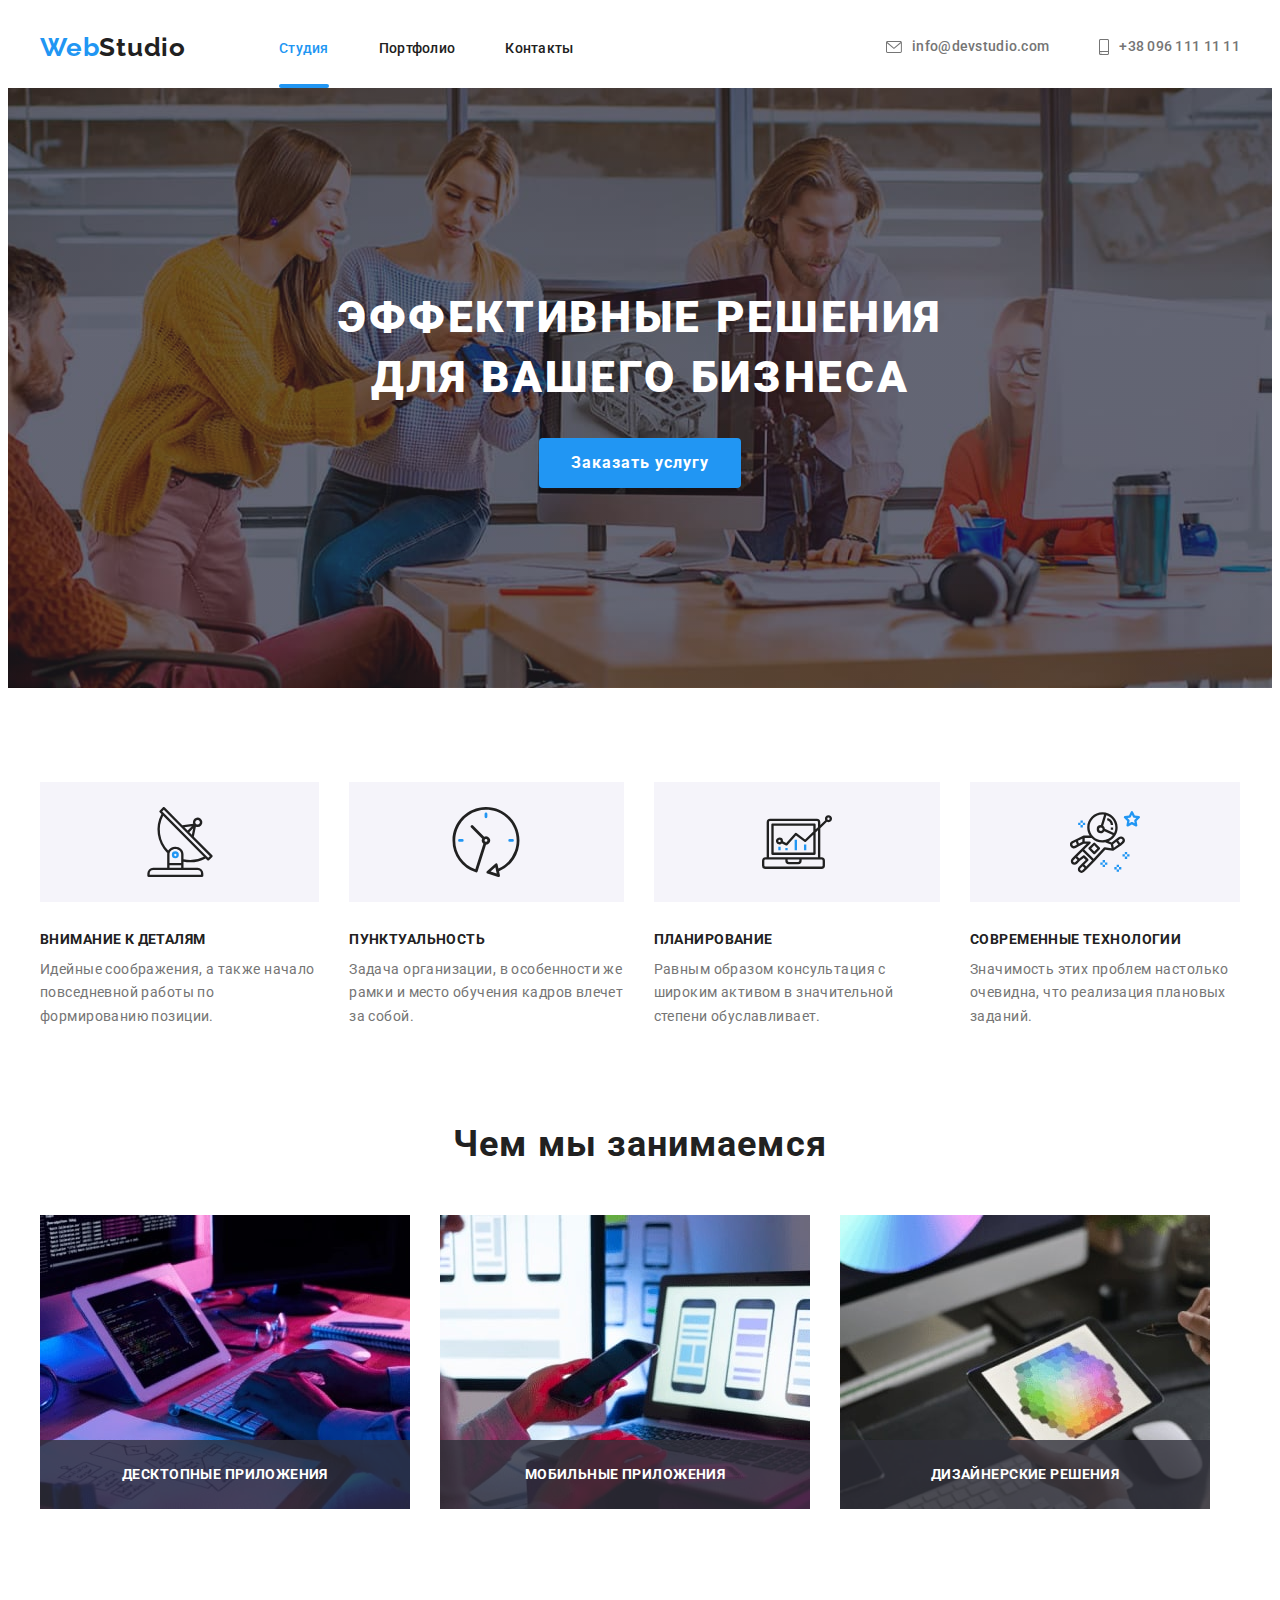
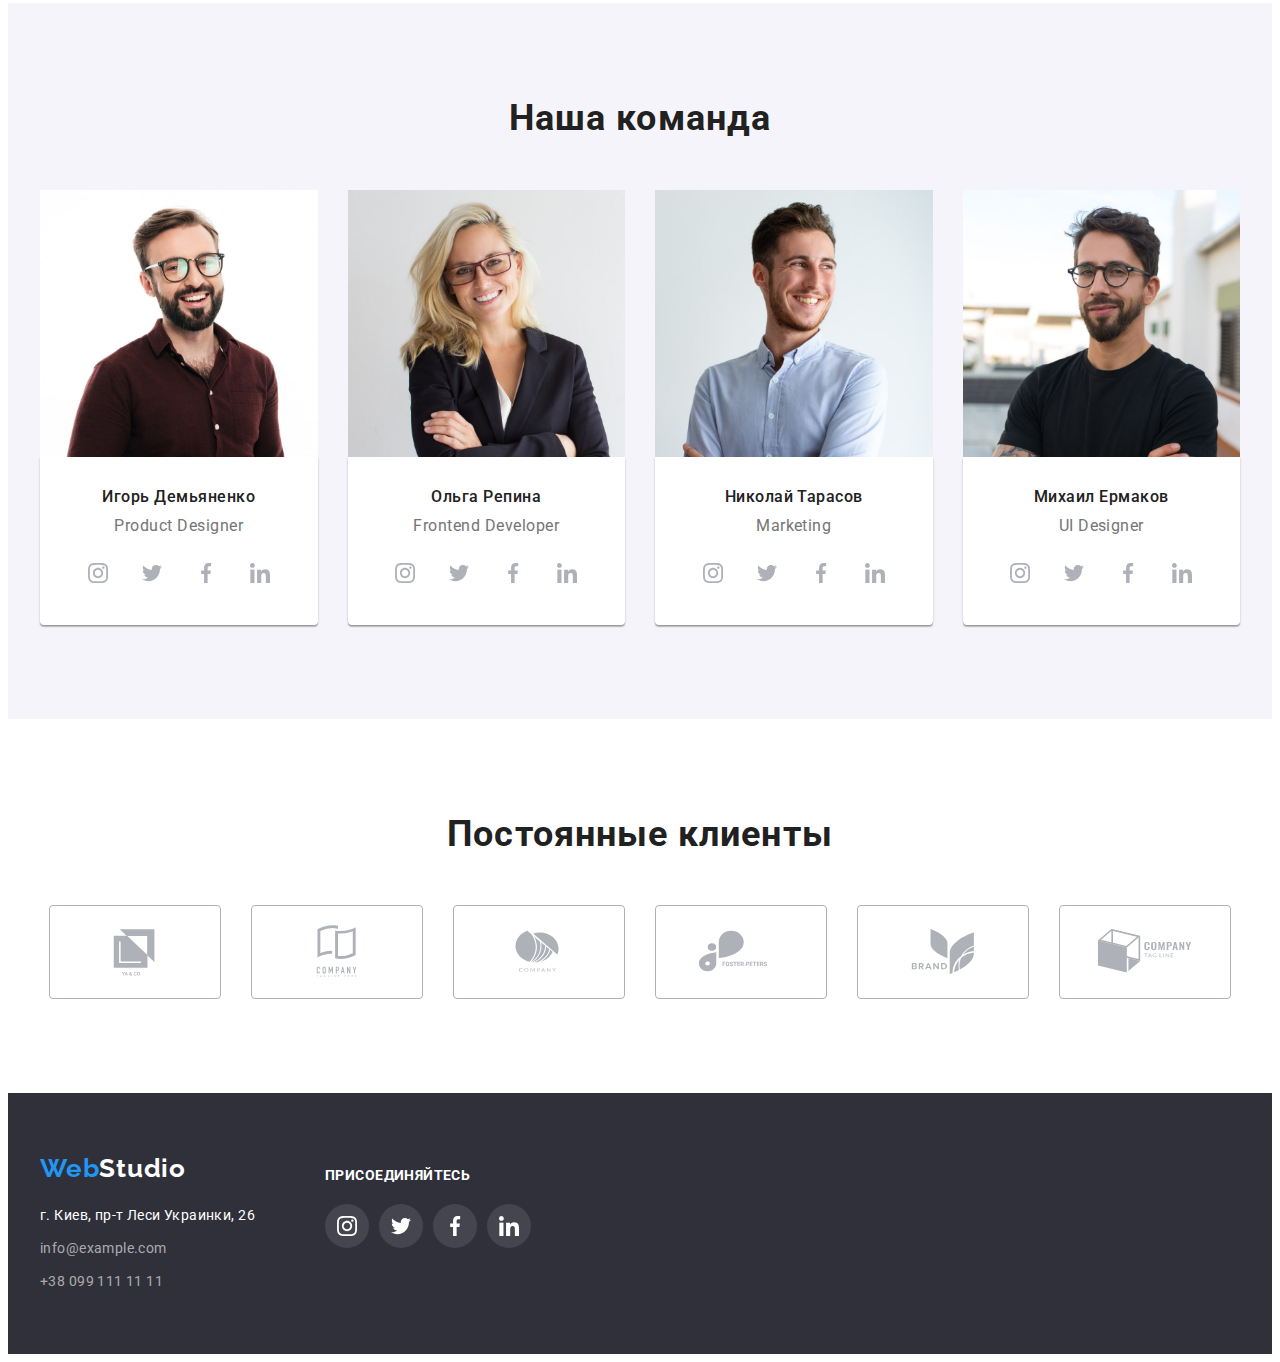
<file: index.html>
<!DOCTYPE html>
<html lang="ru">
<head>
    <meta charset="UTF-8">
    <meta http-equiv="X-UA-Compatible" content="IE=edge">
    <meta name="viewport" content="width=device-width, initial-scale=1.0">
    <title>Homework</title>
    
    <link rel="preconnect" href="https://fonts.googleapis.com">
    <link rel="preconnect" href="https://fonts.gstatic.com" crossorigin>
    <link href="https://fonts.googleapis.com/css2?family=Raleway:wght@700&family=Roboto:wght@400;500;700;900&display=swap" rel="stylesheet">
    <link rel="stylesheet" href="https://cdnjs.cloudflare.com/ajax/libs/modern-normalize/1.1.0/modern-normalize.min.css" integrity="sha512-wpPYUAdjBVSE4KJnH1VR1HeZfpl1ub8YT/NKx4PuQ5NmX2tKuGu6U/JRp5y+Y8XG2tV+wKQpNHVUX03MfMFn9Q==" crossorigin="anonymous" referrerpolicy="no-referrer" />
    <link rel="stylesheet" href="./css/styles.css">
</head>
<body>
    <header class="header">
        <div class="container">
            <nav class="header-nav">
                <a href="./index.html" lang="en" class="header-logo link"><span class="logo-blue">Web</span>Studio</a>
                <ul class="header-list list">
                    <li class="header-item">
                        <a href="./index.html" class="header-link carrent link">Студия</a>
                    </li>
                    <li class="header-item">
                        <a href="./porfolio.html" class="header-link link">Портфолио</a>
                    </li>
                    <li class="header-item">
                        <a href="" class="header-link link">Контакты</a>
                    </li>
                </ul>
            </nav>
            <ul class="header-contac list">
                <li class="header-item">
                    <a href="mailto:info@devstudio.com" class="header-contact-link mail link">
                        <svg class="contact-icon" width="16" height="12">
                            <use href="./img/sprite.svg#icon-mail"></use>
                        </svg>info@devstudio.com
                    </a>
                </li>
                <li class="header-item">
                    <a href="tel:+380961111111" class="header-contact-link tel link">
                        <svg class="contact-icon" width="10" height="16">
                            <use href="./img/sprite.svg#icon-tel"></use>
                        </svg>+38 096 111 11 11
                    </a>
                </li>
            </ul>
        </div>
    </header>
    <main>
            <section class="hero">
                <div class="container">
                    <h1 class="hero-title">Эффективные решения<br> для вашего бизнеса</h1>
                    <button type="button" class="hero-btn button" data-modal-open>Заказать услугу</button>
                </div>
            </section>
            <section class="benefits">
                <div class="container">
                    <h2 class="visually-hidden">Наши преимущества</h2>
                    <ul class="benefits-list list">
                        <li class="benefits-item">
                            <h3 class="benefits-subtitle">Внимание к деталям</h3>
                            <p class="benefits-text">Идейные соображения, а также начало повседневной работы по формированию позиции.</p>
                        </li>
                        <li class="benefits-item">
                            <h3 class="benefits-subtitle">Пунктуальность</h3>
                            <p class="benefits-text">Задача организации, в особенности же рамки и место обучения кадров влечет за собой.</p>
                        </li>
                        <li class="benefits-item">
                            <h3 class="benefits-subtitle">Планирование</h3>
                            <p class="benefits-text">Равным образом консультация с широким активом в значительной степени обуславливает.</p>
                        </li>
                        <li class="benefits-item">
                            <h3 class="benefits-subtitle">Современные технологии</h3>
                            <p class="benefits-text">Значимость этих проблем настолько очевидна, что реализация плановых заданий.</p>
                        </li>
                    </ul>
                </div>
            </section>
            <section class="doing">
                <div class="container">
                    <h2 class="doing-title">Чем мы занимаемся</h2>
                    <ul class="doing-list list">
                        <li class="doing-item">
                            <img src="./img/img1.jpg" alt="десктоп" width="370">
                            <p class="doing-subtitle">Десктопные приложения</p>
                        </li>
                        <li class="doing-item">
                            <img src="./img/img2.jpg" alt="телеон" width="370">
                            <p class="doing-subtitle">Мобильные приложения</p>
                        </li>
                        <li class="doing-item">
                            <img src="./img/img3.jpg" alt="дизайн" width="370">
                            <p class="doing-subtitle">Дизайнерские решения</p>
                        </li>
                    </ul>
                </div>
            </section>
            <section class="team">
                <div class="container">
                    <h2 class="team-title">Наша команда</h2>
                    <ul class="team-list list">
                        <li class="team-item">
                            <img src="./img/team1.jpg" alt="Игорь" width="270" height="260">
                            <div class="member">
                                <h3 class="team-subtitle">Игорь Демьяненко</h3>
                                <p lang="en" class="team-text">Product Designer</p>
                                <ul class="team-soc-list list">
                                    <li class="team-soc-item">
                                        <a href="" class="team-soc-link link">
                                            <svg class="team-soc-icon" width="20" height="20">
                                                <use href="./img/sprite.svg#icon-instagram"></use>
                                            </svg>
                                        </a>
                                    </li>
                                    <li class="team-soc-item">
                                        <a href="" class="team-soc-link link">
                                            <svg class="team-soc-icon" width="20" height="20">
                                                <use href="./img/sprite.svg#icon-twitter"></use>
                                            </svg>
                                        </a>
                                    </li>
                                    <li class="team-soc-item">
                                        <a href="" class="team-soc-link link">
                                            <svg class="team-soc-icon" width="20" height="20">
                                                <use href="./img/sprite.svg#icon-facebook"></use>
                                            </svg>
                                        </a>
                                    </li>
                                    <li class="team-soc-item">
                                        <a href="" class="team-soc-link link">
                                            <svg class="team-soc-icon" width="20" height="20">
                                                <use href="./img/sprite.svg#icon-linkedin"></use>
                                            </svg>
                                        </a>
                                    </li>
                                </ul>
                            </div>
                        </li>
                        <li class="team-item">
                            <img src="./img/team2.jpg" alt="Ольга" width="270" height="260">
                            <div class="member">
                                <h3 class="team-subtitle">Ольга Репина</h3>
                                <p lang="en" class="team-text">Frontend Developer</p>
                                <ul class="team-soc-list list">
                                    <li class="team-soc-item">
                                        <a href="" class="team-soc-link link">
                                            <svg class="team-soc-icon" width="20" height="20">
                                                <use href="./img/sprite.svg#icon-instagram"></use>
                                            </svg>
                                        </a>
                                    </li>
                                    <li class="team-soc-item">
                                        <a href="" class="team-soc-link link">
                                            <svg class="team-soc-icon" width="20" height="20">
                                                <use href="./img/sprite.svg#icon-twitter"></use>
                                            </svg>
                                        </a>
                                    </li>
                                    <li class="team-soc-item">
                                        <a href="" class="team-soc-link link">
                                            <svg class="team-soc-icon" width="20" height="20">
                                                <use href="./img/sprite.svg#icon-facebook"></use>
                                            </svg>
                                        </a>
                                    </li>
                                    <li class="team-soc-item">
                                        <a href="" class="team-soc-link link">
                                            <svg class="team-soc-icon" width="20" height="20">
                                                <use href="./img/sprite.svg#icon-linkedin"></use>
                                            </svg>
                                        </a>
                                    </li>
                                </ul>
                            </div>
                        </li>
                        <li class="team-item">
                            <img src="./img/team3.jpg" alt="Николай" width="270" height="260">
                            <div class="member">    
                                <h3 class="team-subtitle">Николай Тарасов</h3>
                                <p lang="en" class="team-text">Marketing</p>
                                <ul class="team-soc-list list">
                                    <li class="team-soc-item">
                                        <a href="" class="team-soc-link link">
                                            <svg class="team-soc-icon" width="20" height="20">
                                                <use href="./img/sprite.svg#icon-instagram"></use>
                                            </svg>
                                        </a>
                                    </li>
                                    <li class="team-soc-item">
                                        <a href="" class="team-soc-link link">
                                            <svg class="team-soc-icon" width="20" height="20">
                                                <use href="./img/sprite.svg#icon-twitter"></use>
                                            </svg>
                                        </a>
                                    </li>
                                    <li class="team-soc-item">
                                        <a href="" class="team-soc-link link">
                                            <svg class="team-soc-icon" width="20" height="20">
                                                <use href="./img/sprite.svg#icon-facebook"></use>
                                            </svg>
                                        </a>
                                    </li>
                                    <li class="team-soc-item">
                                        <a href="" class="team-soc-link link">
                                            <svg class="team-soc-icon" width="20" height="20">
                                                <use href="./img/sprite.svg#icon-linkedin"></use>
                                            </svg>
                                        </a>
                                    </li>
                                </ul>
                            </div>
                        </li>
                        <li class="team-item">
                            <img src="./img/team4.jpg" alt="Михаил" width="270" height="260">
                            <div class="member">
                                <h3 class="team-subtitle">Михаил Ермаков</h3>
                                <p lang="en" class="team-text">UI Designer</p>
                                <ul class="team-soc-list list">
                                    <li class="team-soc-item">
                                        <a href="" class="team-soc-link link">
                                            <svg class="team-soc-icon" width="20" height="20">
                                                <use href="./img/sprite.svg#icon-instagram"></use>
                                            </svg>
                                        </a>
                                    </li>
                                    <li class="team-soc-item">
                                        <a href="" class="team-soc-link link">
                                            <svg class="team-soc-icon" width="20" height="20">
                                                <use href="./img/sprite.svg#icon-twitter"></use>
                                            </svg>
                                        </a>
                                    </li>
                                    <li class="team-soc-item">
                                        <a href="" class="team-soc-link link">
                                            <svg class="team-soc-icon" width="20" height="20">
                                                <use href="./img/sprite.svg#icon-facebook"></use>
                                            </svg>
                                        </a>
                                    </li>
                                    <li class="team-soc-item">
                                        <a href="" class="team-soc-link link">
                                            <svg class="team-soc-icon" width="20" height="20">
                                                <use href="./img/sprite.svg#icon-linkedin"></use>
                                            </svg>
                                        </a>
                                    </li>
                                </ul>
                            </div>
                        </li>
                    </ul>
                </div>
            </section>
            <section class="customers">
                <div class="container">
                    <h2 class="customers-title">Постоянные клиенты</h2>
                    <ul class="customers-list list">
                        <li class="customers-item">
                            <a href="" class="customers-link">
                                <svg class="customers-icon" width="106" height="60">
                                    <use href="./img/sprite.svg#icon-c1"></use>
                                </svg>
                            </a>
                        </li>
                        <li class="customers-item">
                            <a href="" class="customers-link">
                                <svg class="customers-icon" width="106" height="60">
                                    <use href="./img/sprite.svg#icon-c2"></use>
                                </svg>
                            </a>
                        </li>
                        <li class="customers-item">
                            <a href="" class="customers-link">
                                <svg class="customers-icon" width="106" height="60">
                                    <use href="./img/sprite.svg#icon-c3"></use>
                                </svg>
                            </a>
                        </li>
                        <li class="customers-item">
                            <a href="" class="customers-link">
                                <svg class="customers-icon" width="106" height="60">
                                    <use href="./img/sprite.svg#icon-c4"></use>
                                </svg>
                            </a>
                        </li>
                        <li class="customers-item">
                            <a href="" class="customers-link">
                                <svg class="customers-icon" width="106" height="60">
                                    <use href="./img/sprite.svg#icon-c5"></use>
                                </svg>
                            </a>
                        </li>
                        <li class="customers-item">
                            <a href="" class="customers-link">
                                <svg class="customers-icon" width="106" height="60">
                                    <use href="./img/sprite.svg#icon-c6"></use>
                                </svg>
                            </a>
                        </li>
                    </ul>
                </div>
            </section>
    </main>
        <footer class="footer">
            <div class="container all">
                <div class="footer-about">
                <a href="./index.html" lang="en" class="footer-logo link"><span class="logo-blue">Web</span>Studio</a>
                <address class="footer-contact">
                    <ul class="footer-list list">
                        <li class="footer-item"><a href="https://goo.gl/maps/yEvGbfJX8SfxPYc27" target="_blank" rel="noopener noindex nofollow" class="footer-address link">г. Киев, пр-т Леси Украинки, 26</a></li>
                        <li class="footer-item"><a href="mailto:info@example.com" class="footer-link link">info@example.com</a></li>
                        <li class="footer-item"><a href="tel:+380991111111" class="footer-link link">+38 099 111 11 11</a></li>
                    </ul>
                </address>
                </div>
                <div class="footer-join">
                    <h2 class="footer-join-title">Присоединяйтесь</h2>
                    <ul class="footer-join-list list">
                        <li class="footer-join-item">
                            <a href="" class="footer-join-link link">
                                <svg class="footer-join-icon" width="20" height="20">
                                    <use href="./img/sprite.svg#icon-instagram"></use>
                                </svg>
                            </a>
                        </li>
                        <li class="footer-join-item">
                            <a href="" class="footer-join-link link">
                                <svg class="footer-join-icon" width="20" height="20">
                                    <use href="./img/sprite.svg#icon-twitter"></use>
                                </svg>
                            </a>
                        </li>
                        <li class="footer-join-item">
                            <a href="" class="footer-join-link link">
                                <svg class="footer-join-icon" width="20" height="20">
                                    <use href="./img/sprite.svg#icon-facebook"></use>
                                </svg>
                            </a>
                        </li>
                        <li class="footer-join-item">
                            <a href="" class="footer-join-link link">
                                <svg class="footer-join-icon" width="20" height="20">
                                    <use href="./img/sprite.svg#icon-linkedin"></use>
                                </svg>
                            </a>
                        </li>
                    </ul>
                </div>
            </div>
        </footer>
        <div class="backdrop is-hidden" data-modal>
            <div class="modal">
                <button type="button" class="modal-close-btn" data-modal-close>
                    <svg class="modal-close-icon" width="18" height="18">
                        <use href="./img/sprite.svg#icon-close"></use>
                    </svg>
                </button>
            </div>
        </div>
        <script src="./js/modal.js"></script>
    </body>
</html>
</file>
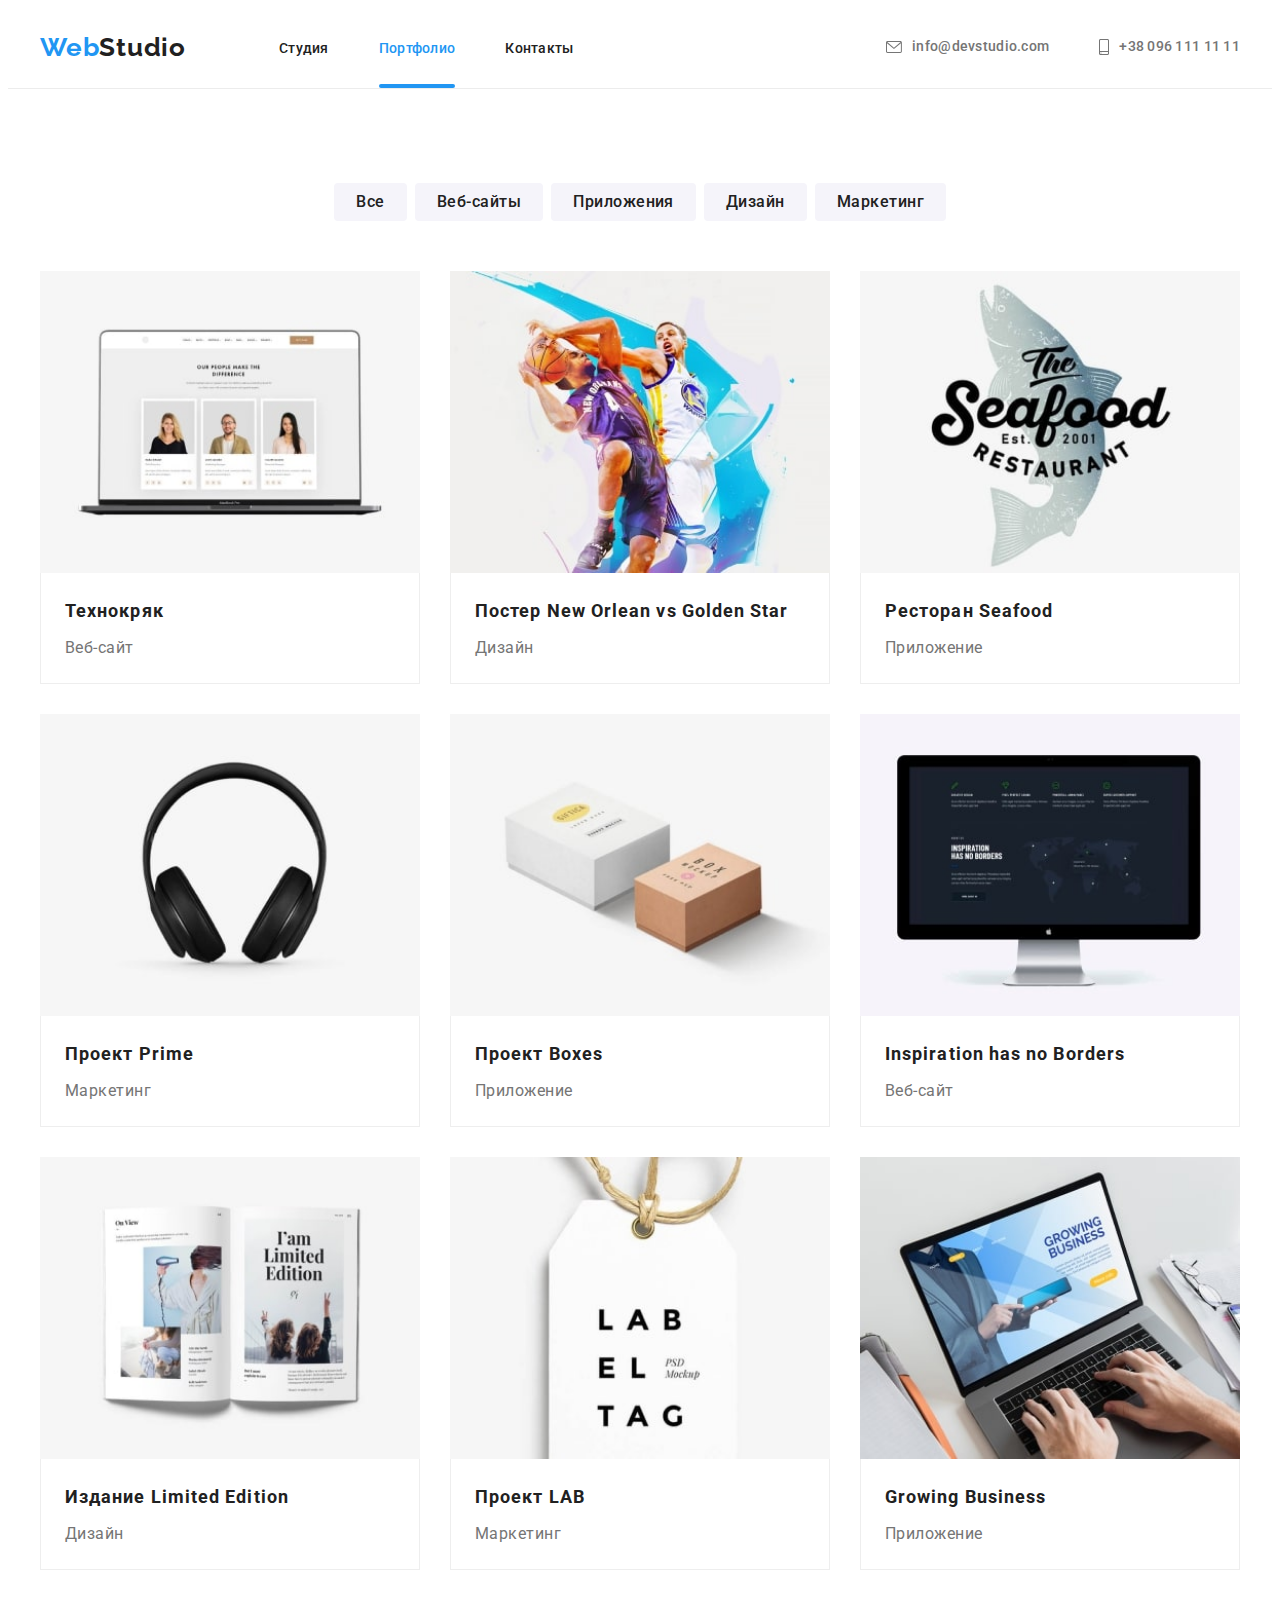
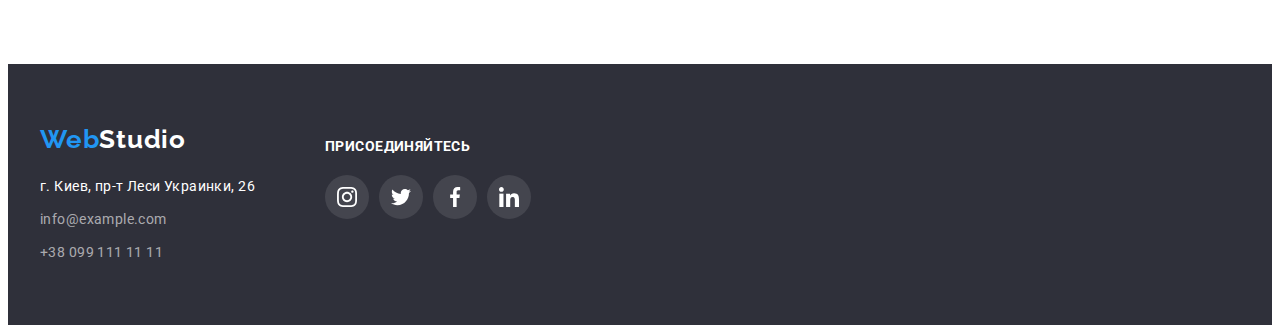
<file: porfolio.html>
<!DOCTYPE html>
<html lang="ru">
<head>
    <meta charset="UTF-8">
    <meta http-equiv="X-UA-Compatible" content="IE=edge">
    <meta name="viewport" content="width=device-width, initial-scale=1.0">
    <title>Portfolio</title>
    <link rel="preconnect" href="https://fonts.googleapis.com">
    <link rel="preconnect" href="https://fonts.gstatic.com" crossorigin>
    <link href="https://fonts.googleapis.com/css2?family=Raleway:wght@700&family=Roboto:wght@400;500;700;900&display=swap" rel="stylesheet">
    <link rel="stylesheet" href="https://cdnjs.cloudflare.com/ajax/libs/modern-normalize/1.1.0/modern-normalize.min.css" integrity="sha512-wpPYUAdjBVSE4KJnH1VR1HeZfpl1ub8YT/NKx4PuQ5NmX2tKuGu6U/JRp5y+Y8XG2tV+wKQpNHVUX03MfMFn9Q==" crossorigin="anonymous" referrerpolicy="no-referrer" />
    <link rel="stylesheet" href="./css/styles.css">
</head>
<body>
    <header class="header portfolio">
        <div class="container">
            <nav class="header-nav">
                <a href="./index.html" lang="en" class="header-logo link"><span class="logo-blue">Web</span>Studio</a>
                <ul class="header-list list">
                    <li class="header-item">
                        <a href="./index.html" class="header-link link">Студия</a>
                    </li>
                    <li class="header-item">
                        <a href="./porfolio.html" class="header-link carrent link">Портфолио</a>
                    </li>
                    <li class="header-item">
                        <a href="" class="header-link link">Контакты</a>
                    </li>
                </ul>
            </nav>
            <ul class="header-contac list">
                <li class="header-item">
                    <a href="mailto:info@devstudio.com" class="header-contact-link mail link">
                        <svg class="contact-icon" width="16" height="12">
                            <use href="./img/sprite.svg#icon-mail"></use>
                        </svg>info@devstudio.com
                    </a>
                </li>
                <li class="header-item">
                    <a href="tel:+380961111111" class="header-contact-link tel link">
                        <svg class="contact-icon" width="10" height="16">
                            <use href="./img/sprite.svg#icon-tel"></use>
                        </svg>+38 096 111 11 11
                    </a>
                </li>
            </ul>
        </div>
    </header>
    <main>
        <section class="hero-porfolio">
            <h1 class="visually-hidden">Портфоліо</h1>
            <div class="container">
                <ul class="hero-list-porfolio list">
                    <li class="hero-item-porfolio">
                        <button type="button" class="hero-btn-porfolio button">Все</button>
                    </li>
                    <li class="hero-item-porfolio">
                        <button type="button" class="hero-btn-porfolio button">Веб-сайты</button>
                    </li>
                    <li class="hero-item-porfolio">
                        <button type="button" class="hero-btn-porfolio button">Приложения</button>
                    </li>
                    <li class="hero-item-porfolio">
                        <button type="button" class="hero-btn-porfolio button">Дизайн</button>
                    </li>
                    <li class="hero-item-porfolio">
                        <button type="button" class="hero-btn-porfolio button">Маркетинг</button>
                    </li>
                </ul>
                <ul class="component-list-porfolio list">
                    <li class="component-item-porfolio">
                        <a href="" class="component-item-link link">
                            <div class="component-item-wrap">
                                <img src="./img/portfolio1.jpg" alt="logo1" width="100%" height="294">
                                <p class="compoennt-wrap-text">
                                    Ресурс предлагает комплексные предложения с разным уровнем функционала и сервисов.
                                    Все это позволит посетителю получить исчерпывающие сведения о компании или частном лице.
                                </p>
                            </div>
                            <div class="component-part">
                                <h2 class="component-subtitle-porfolio">Технокряк</h2>
                                <p class="component-text-porfolio">Веб-сайт</p>
                            </div>
                        </a>
                    </li>
                    <li class="component-item-porfolio">
                        <a href="" class="component-item-link link">
                            <div class="component-item-wrap">
                                <img src="./img/portfolio2.jpg" alt="logo2" width="100%" height="294">
                                <p class="compoennt-wrap-text">
                                    Ресурс предлагает комплексные предложения с разным уровнем функционала и сервисов.
                                    Все это позволит посетителю получить исчерпывающие сведения о компании или частном лице.
                                </p>
                            </div>
                            <div class="component-part">
                                <h2 lang="en" class="component-subtitle-porfolio">Постер New Orlean vs Golden Star</h2>
                                <p class="component-text-porfolio">Дизайн</p>
                            </div>
                        </a>
                    </li>
                    <li class="component-item-porfolio">
                        <a href="" class="component-item-link link">
                            <div class="component-item-wrap">
                                <img src="./img/portfolio3.jpg" alt="logo3" width="100%" height="294">
                                <p class="compoennt-wrap-text">
                                    Ресурс предлагает комплексные предложения с разным уровнем функционала и сервисов.
                                    Все это позволит посетителю получить исчерпывающие сведения о компании или частном лице.
                                </p>
                            </div>
                            <div class="component-part">
                                <h2 lang="en" class="component-subtitle-porfolio">Ресторан Seafood</h2>
                                <p class="component-text-porfolio">Приложение</p>
                            </div>
                        </a>
                    </li>
                    <li class="component-item-porfolio">
                        <a href="" class="component-item-link link">
                            <div class="component-item-wrap">
                                <img src="./img/portfolio4.jpg" alt="logo4" width="100%" height="294">
                                <p class="compoennt-wrap-text">
                                    Ресурс предлагает комплексные предложения с разным уровнем функционала и сервисов.
                                    Все это позволит посетителю получить исчерпывающие сведения о компании или частном лице.
                                </p>
                            </div>
                            <div class="component-part">
                                <h2 lang="en" class="component-subtitle-porfolio">Проект Prime</h2>
                                <p class="component-text-porfolio">Маркетинг</p>
                            </div>
                        </a>
                    </li>
                    <li class="component-item-porfolio">
                        <a href="" class="component-item-link link">
                            <div class="component-item-wrap">
                                <img src="./img/portfolio5.jpg" alt="logo5" width="100%" height="294">
                                <p class="compoennt-wrap-text">
                                    Ресурс предлагает комплексные предложения с разным уровнем функционала и сервисов.
                                    Все это позволит посетителю получить исчерпывающие сведения о компании или частном лице.
                                </p>
                            </div>
                            <div class="component-part">
                                <h2 lang="en" class="component-subtitle-porfolio">Проект Boxes</h2>
                                <p class="component-text-porfolio">Приложение</p>
                            </div>
                        </a>
                    </li>
                    <li class="component-item-porfolio">
                        <a href="" class="component-item-link link">
                            <div class="component-item-wrap">
                                <img src="./img/portfolio6.jpg" alt="logo6" width="100%" height="294">
                                <p class="compoennt-wrap-text">
                                    Ресурс предлагает комплексные предложения с разным уровнем функционала и сервисов.
                                    Все это позволит посетителю получить исчерпывающие сведения о компании или частном лице.
                                </p>
                            </div>
                            <div class="component-part">
                                <h2 lang="en" class="component-subtitle-porfolio">Inspiration has no Borders</h2>
                                <p class="component-text-porfolio">Веб-сайт</p>
                            </div>
                        </a>
                    </li>
                    <li class="component-item-porfolio">
                        <a href="" class="component-item-link link">
                            <div class="component-item-wrap">
                                <img src="./img/portfolio7.jpg" alt="logo7" width="100%" height="294">
                                <p class="compoennt-wrap-text">
                                    Ресурс предлагает комплексные предложения с разным уровнем функционала и сервисов.
                                    Все это позволит посетителю получить исчерпывающие сведения о компании или частном лице.
                                </p>
                            </div>
                            <div class="component-part">
                                <h2 lang="en" class="component-subtitle-porfolio">Издание Limited Edition</h2>
                                <p class="component-text-porfolio">Дизайн</p>
                            </div>
                        </a>
                    </li>
                    <li class="component-item-porfolio">
                        <a href="" class="component-item-link link">
                            <div class="component-item-wrap">
                                <img src="./img/portfolio8.jpg" alt="logo8" width="100%" height="294">
                                <p class="compoennt-wrap-text">
                                    Ресурс предлагает комплексные предложения с разным уровнем функционала и сервисов.
                                    Все это позволит посетителю получить исчерпывающие сведения о компании или частном лице.
                                </p>
                            </div>
                            <div class="component-part">
                                <h2 lang="en" class="component-subtitle-porfolio">Проект LAB</h2>
                                <p class="component-text-porfolio">Маркетинг</p>
                            </div>
                        </a>
                    </li>
                    <li class="component-item-porfolio">
                        <a href="" class="component-item-link link">
                            <div class="component-item-wrap">
                                <img src="./img/portfolio9.jpg" alt="logo9" width="100%" height="294">
                                <p class="compoennt-wrap-text">
                                    Ресурс предлагает комплексные предложения с разным уровнем функционала и сервисов.
                                    Все это позволит посетителю получить исчерпывающие сведения о компании или частном лице.
                                </p>
                            </div>
                            <div class="component-part">
                                <h2 lang="en" class="component-subtitle-porfolio">Growing Business</h2>
                                <p class="component-text-porfolio">Приложение</p>
                            </div>
                        </a>
                    </li>
                </ul>
            </div>
        </section>
    </main>
    <footer class="footer">
        <div class="container all">
            <div class="footer-about">
            <a href="./index.html" lang="en" class="footer-logo link"><span class="logo-blue">Web</span>Studio</a>
            <address class="footer-contact">
                <ul class="footer-list list">
                    <li class="footer-item"><a href="https://goo.gl/maps/yEvGbfJX8SfxPYc27" target="_blank" rel="noopener noindex nofollow" class="footer-address link">г. Киев, пр-т Леси Украинки, 26</a></li>
                    <li class="footer-item"><a href="mailto:info@example.com" class="footer-link link">info@example.com</a></li>
                    <li class="footer-item"><a href="tel:+380991111111" class="footer-link link">+38 099 111 11 11</a></li>
                </ul>
            </address>
            </div>
            <div class="footer-join">
                <h2 class="footer-join-title">Присоединяйтесь</h2>
                <ul class="footer-join-list list">
                    <li class="footer-join-item">
                        <a href="" class="footer-join-link link">
                            <svg class="footer-join-icon" width="20" height="20">
                                <use href="./img/sprite.svg#icon-instagram"></use>
                            </svg>
                        </a>
                    </li>
                    <li class="footer-join-item">
                        <a href="" class="footer-join-link link">
                            <svg class="footer-join-icon" width="20" height="20">
                                <use href="./img/sprite.svg#icon-twitter"></use>
                            </svg>
                        </a>
                    </li>
                    <li class="footer-join-item">
                        <a href="" class="footer-join-link link">
                            <svg class="footer-join-icon" width="20" height="20">
                                <use href="./img/sprite.svg#icon-facebook"></use>
                            </svg>
                        </a>
                    </li>
                    <li class="footer-join-item">
                        <a href="" class="footer-join-link link">
                            <svg class="footer-join-icon" width="20" height="20">
                                <use href="./img/sprite.svg#icon-linkedin"></use>
                            </svg>
                        </a>
                    </li>
                </ul>
            </div>
        </div>
    </footer>
</body>
</html>
</file>
<file: css/styles.css>
:root{
    --main-title-color: #ffffff;
    --second-title-color: #212121;
    --accent-color: #2196F3;
    --main-text-color: #757575;
    --default-btn-color: #F5F4FA;
    --main-background-color: #2F303A;
    --second-background-color: #F5F4FA;
    --third-background-color: #ffffff;
    --main-svg-color: #AFB1B8;
    --second-svg-color: #ffffff;
    --timing--function: cubic-bezier(0.4, 0, 0.2, 1);
}

p, h1, h2, h3, h4, h5, h6{
    margin: 0;
}

img {
    display: block;
    width: 100%;
    height: auto;
}

button{
    border: 0;
}

.container{
    width: 1200px;
    padding-left: 15px;
    padding-right: 15px;
    margin: 0 auto;
    /* border: 1px solid tomato; */
}

body{
    font-family: 'Roboto', sans-serif;
    background-color: var(--main-title-color);
}

.link{
    text-decoration: none;
    font-style: normal;
}

.list{
    list-style: none;
    margin: 0;
    padding-left: 0;
}

.logo-blue{
    font-family: 'Raleway', sans-serif;
    font-weight: 700;
    font-size: 26px;
    line-height: 1.19;
    letter-spacing: 0.03em;
    color: var(--accent-color);
}

.header-link.carrent{
    font-weight: 500;
    font-size: 14px;
    line-height: 1.14;
    letter-spacing: 0.02em;
    color: var(--accent-color);
}

.visually-hidden{
    position: absolute;
    white-space: nowrap;
    width: 1px;
    height: 1px;
    overflow: hidden;
    border: 0;
    padding: 0;
    clip: rect(0 0 0 0);
    clip-path: inset(50%);
    margin: -1px;
}

/* --------------------------------------------------HEADER-------------------------------------- */

.header{
    padding-top: 24px;
    padding-bottom: 25px;
}

.header .container{
    display: flex;
    align-items: center;
}

.header-nav{
    display: flex;
    align-items: center;
}

.header-logo{
    font-family: 'Raleway', sans-serif;
    font-weight: 700;
    font-size: 26px;
    line-height: 1.19;
    letter-spacing: 0.03em;
    color: var(--second-title-color);
}

.header-list{
    display: flex;
    margin-left: 93px;
    align-items: center;
}

.header-list .header-item + .header-item{
    margin-left: 50px;
}

.header-link{
    position: relative;
    padding-top: 32px;
    padding-bottom: 32px;

    transition: color 250ms var(--timing--function);

    font-weight: 500;
    font-size: 14px;
    line-height: 1.14;
    letter-spacing: 0.02em;
    color: var(--second-title-color);
}

.header-link:hover,
.header-link:focus{
    color: var(--accent-color);
    cursor: pointer;
}

.header-link.carrent::after{
    content: '';
    display: block;
    width: 100%;
    height: 4px;
    position: absolute;
    bottom: 0;
    left: 0;

    background: var(--accent-color);
    border-radius: 2px;
}

.header-contac{
    display: flex;
    margin-left: auto;
}

.header-contac .header-item + .header-item{
    margin-left: 50px;
}

.header-contact-link{
    transition: 
        color 250ms var(--timing--function), 
        fill 250ms var(--timing--function);

    font-weight: 500;
    font-size: 14px;
    line-height: 1.14;
    letter-spacing: 0.02em;
    color: var(--main-text-color);
    fill: var(--main-text-color);

}

.header-contact-link:hover,
.header-contact-link:focus{
    color: var(--accent-color);
    cursor: pointer;
    fill: var(--accent-color);
}

.contact-icon{
    margin-right: 10px;
}

.header-contact-link{
    display: flex;
    align-items: center;
}


/* ---------------------------------------------------------------------------------------------- */
/* --------------------------------------------------INDEX.HTML-------------------------------------- */
/* ---------------------------------------------------------------------------------------------- */

/* --------------------------------------------------HERO-------------------------------------- */

.hero{
    max-width: 1600px;
    max-height: 600px;
    margin: 0 auto;
    text-align: center;
    padding-top: 200px;
    padding-bottom: 200px;
    background-color: var(--main-background-color);
    background-image: 
    linear-gradient(
        rgba(47, 48, 58, 0.4), 
        rgba(47, 48, 58, 0.4)),
    url(../img/bgi.jpg);
    background-repeat: no-repeat;
    background-position: center;
    background-size: cover;
}


.hero-title{
    margin-bottom: 30px;

    font-weight: 900;
    font-size: 44px;
    line-height: 1.36;
    letter-spacing: 0.06em;
    text-transform: uppercase;
    color: var(--main-title-color);
}

.hero-btn{
    min-width: 200px;
    height: 50px;
    padding: 10px 32px;
    background: var(--accent-color);
    box-shadow: 0px 4px 4px rgba(0, 0, 0, 0.15);
    border-radius: 4px;
    
    font-family: inherit;
    font-weight: 700;
    font-size: 16px;
    line-height: 1.88;
    align-items: center;
    text-align: center;
    letter-spacing: 0.06em;
    color: var(--main-title-color);
}


.hero-btn:hover,
.hero-btn:focus{
    cursor: pointer;
}

/* --------------------------------------------------BENEFITS-------------------------------------- */

.benefits{
    padding-top: 94px;
    padding-bottom: 94px;
}

.benefits-list{
    display: flex;
}

.benefits-item + .benefits-item{
    margin-left: 30px;
}

.benefits-item::before{
    content: '';
    display: block;
    height: 120px;
    margin-bottom: 30px;
    background-color: var(--second-background-color);
    background-repeat: no-repeat;
    background-position: center;
}

.benefits-item:nth-child(1)::before{
    background-image: url(../img/antenna.svg);
}

.benefits-item:nth-child(2)::before{
    background-image: url(../img/clock.svg);
}

.benefits-item:nth-child(3)::before{
    background-image: url(../img/diagram.svg);
}

.benefits-item:nth-child(4)::before{
    background-image: url(../img/astronaut.svg);
}

.benefits-subtitle{
    min-width: 270px;

    margin-bottom: 10px;

    font-weight: 700;
    font-size: 14px;
    line-height: 1.14;
    letter-spacing: 0.03em;
    text-transform: uppercase;
    color: var(--second-title-color);
}

.benefits-text{
    min-width: 270px;

    font-weight: 400;
    font-size: 14px;
    line-height: 1.71;
    letter-spacing: 0.03em;
    color: var(--main-text-color);
}

/* --------------------------------------------------DOING-------------------------------------- */

.doing{
    padding-bottom: 94px;
}

.doing-title{
    margin-bottom: 50px;

    font-weight: 700;
    font-size: 36px;
    line-height: 1.17;
    text-align: center;
    letter-spacing: 0.03em;
    color: var(--second-title-color);
}

.doing-list{
    display: flex;

}

.doing-item{
    position: relative;
}

.doing-list .doing-item + .doing-item{
    margin-left: 30px;
}

.doing-subtitle{
    position: absolute;
    bottom: 0;
    left: 0;
    
    display: block;
    width: 100%;
    padding-top: 27px;
    padding-bottom: 27px;
    background-color: rgba(47, 48, 58, 0.8);

    font-weight: 700;
    font-size: 14px;
    line-height: 1.14;
    text-align: center;
    letter-spacing: 0.03em;
    text-transform: uppercase;
    color: var(--main-title-color);
    }

/* --------------------------------------------------TEAM-------------------------------------- */

.team{
    padding-top: 94px;
    padding-bottom: 94px;
    background-color: var(--second-background-color);
}

.team-list{
    display: flex;
}

.team-list .team-item + .team-item{
    margin-left: 30px;
}

.team-item > .member{
    padding-top: 30px;
    padding-bottom: 30px;

    background-color: var(--third-background-color);
    box-shadow: 0px 1px 3px rgba(0, 0, 0, 0.12), 0px 1px 1px rgba(0, 0, 0, 0.14), 0px 2px 1px rgba(0, 0, 0, 0.2);
    border-radius: 0px 0px 4px 4px;    
}

.team-title{
    margin-bottom: 50px;

    font-weight: 700;
    font-size: 36px;
    line-height: 1.17;
    text-align: center;
    letter-spacing: 0.03em;
    color: var(--second-title-color);
}

.team-subtitle{
    margin-bottom: 10px;

    font-weight: 500;
    font-size: 16px;
    line-height: 1.19;
    text-align: center;
    letter-spacing: 0.03em;
    color: var(--second-title-color);
}

.team-text{
    margin-bottom: 16px;

    font-weight: 400;
    font-size: 16px;
    line-height: 1.19;
    text-align: center;
    letter-spacing: 0.03em;
    color: var(--main-text-color);
}

.team-soc-list{
    display: flex;
    justify-content: center;
}

.team-soc-link{
    display: flex;
    width: 44px;
    height: 44px;

    transition: 
        color 250ms var(--timing--function),
        background-color 250ms var(--timing--function);

    background-color: var(--third-background-color);
    border-radius: 50%;
    justify-content: center;
    align-items: center;
    color: var(--main-svg-color)
}

.team-soc-icon{
    fill: currentColor;
}

.team-soc-link:hover,
.team-soc-link:focus{
    background-color: var(--accent-color);
    color: var(--second-svg-color);
}

.team-soc-item + .team-soc-item{
    margin-left: 10px;
}

/* --------------------------------------------------CUSTOMERS-------------------------------------- */

.customers{
    padding-top: 94px;
    padding-bottom: 94px;
}

.customers-title{
    margin-bottom: 50px;

    font-weight: 700;
    font-size: 36px;
    line-height: 1.17;
    text-align: center;
    letter-spacing: 0.03em;
    color: var(--second-title-color);
}

.customers-list{
    display: flex;
    justify-content: center;
}


.customers-link{
    display: flex;
    width: 170px;
    height: 92px;

    transition: 
        color 250ms var(--timing--function),
        border 250ms var(--timing--function);

    background-color: var(--third-background-color);
    justify-content: center;
    align-items: center;
    border: 1px solid var(--main-svg-color);
    border-radius: 4px;
    color: var(--main-svg-color);
}

.customers-icon{
    fill: currentColor;
}

.customers-link:hover,
.customers-link:focus{
    border: 1px solid var(--accent-color);
    color: var(--accent-color);
}

.customers-item + .customers-item{
    margin-left: 30px;
}

/* ---------------------------------------------------------------------------------------------- */
/* --------------------------------------------------PORTFOLIO.HTML-------------------------------------- */
/* ---------------------------------------------------------------------------------------------- */

.header.portfolio{
    border-bottom: 1px solid #ECECEC;
}

/* --------------------------------------------------MAIN-PORTFOLIO-------------------------------------- */

.hero-porfolio{
    padding-top: 94px;
    padding-bottom: 94px;
}

.hero-list-porfolio{
    display: flex;
    justify-content: center;
    
    margin-bottom: 50px;
}

.hero-list-porfolio .hero-item-porfolio + .hero-item-porfolio{
    margin-left: 8px;
}

.hero-btn-porfolio{
    min-width: 73px;

    padding: 6px 22px;
    background: var(--second-background-color);

    transition: 
        color 250ms var(--timing--function),
        background-color 250ms var(--timing--function),
        box-shadow 250ms var(--timing--function);

    border-radius: 4px;
    font-family: inherit;
    font-style: normal;
    font-weight: 500;
    font-size: 16px;
    line-height: 1.63;
    text-align: center;
    letter-spacing: 0.03em;
    color: var(--second-title-color);
}

.hero-btn-porfolio:hover,
.hero-btn-porfolio:focus{
    background: var(--accent-color);
    color: var(--main-title-color);
    cursor: pointer;
    box-shadow: 
    0px 3px 1px rgba(0, 0, 0, 0.1), 
    0px 1px 2px rgba(0, 0, 0, 0.08), 
    0px 2px 2px rgba(0, 0, 0, 0.12);
}

.component-list-porfolio{
    display: flex;
    flex-wrap: wrap;
}

.component-item-porfolio{
    width: calc((100% - 60px) / 3);
    margin-right: 30px;
    margin-bottom: 30px;

    background: var(--main-title-color);
}

.component-item-porfolio:nth-child(3n){
    margin-right: 0;
}

.component-item-porfolio:nth-last-child(-n+3){
    margin-bottom: 0;
}

.component-item-link{
    display: block;

    transition: box-shadow 250ms var(--timing--function);
}

.component-item-link:hover,
.component-item-link:focus{
    box-shadow: 
    0px 1px 1px rgba(0, 0, 0, 0.12), 
    0px 4px 4px rgba(0, 0, 0, 0.06), 
    1px 4px 6px rgba(0, 0, 0, 0.16);
}

.component-item-wrap{
    position: relative;
    overflow: hidden;
}

.compoennt-wrap-text{
    position: absolute;
    top: 0;
    left: 0;

    width: 100%;
    height: 100%;
    padding: 63px 24px;
    transform: translateY(101%);
    transition: transform 300ms var(--timing--function);


    background-color: rgba(33, 150, 243, 0.9);
    font-weight: 400;
    font-size: 18px;
    line-height: 1.56;
    letter-spacing: 0.03em;
    color: var(--main-title-color);
}

.component-item-link:hover .compoennt-wrap-text{
    transform: translateY(0%);
}

.component-part{
    border: 1px solid #EEEEEE;
    border-top: 0;

    padding: 20px 24px;
}

.component-subtitle-porfolio{
    min-width: 300px;

    margin-bottom: 4px;

    font-weight: 700;
    font-size: 18px;
    line-height: 2;
    letter-spacing: 0.06em;
    color: var(--second-title-color);
}

.component-text-porfolio{
    min-width: 300px;

    font-weight: 400;
    font-size: 16px;
    line-height: 1.88;
    letter-spacing: 0.03em;
    color: var(--main-text-color);
}

/* --------------------------------------------------FOOTER-------------------------------------- */

.footer{
    padding-top: 60px;
    padding-bottom: 60px;

    background: var(--main-background-color);
}   

.container.all{
    display: flex;
}

.footer-about{
    margin-right: 70px;
}

.footer-logo{
    display: block;

    margin-bottom: 20px;

    font-family: 'Raleway', sans-serif;
    font-weight: 700;
    font-size: 26px;
    line-height: 1.19;
    letter-spacing: 0.03em;
    color: var(--main-title-color);
}

.footer-item{
    margin-bottom: 9px;
}

.footer-item:last-child{
    margin-bottom: 0;
}

.footer-address{
    display: block;

    font-weight: 400;
    font-size: 14px;
    line-height: 1.71;
    letter-spacing: 0.03em;
    color: var(--main-title-color);
}

.footer-link{
    display: block;

    transition: color 250ms var(--timing--function);

    font-weight: 400;
    font-size: 14px;
    line-height: 1.71;
    letter-spacing: 0.03em;
    color: rgba(255, 255, 255, 0.6);
}

.footer-link:hover,
.footer-link:focus{
    color: var(--accent-color);
    cursor: pointer;
}

.footer-join{
    width: 206px;
    height: 80px;
    margin-top: 15px;
}

.footer-join-title{
    margin-bottom: 20px;

    font-weight: 700;
    font-size: 14px;
    line-height: 1.14;
    letter-spacing: 0.03em;
    text-transform: uppercase;
    color: var(--main-title-color);
}

.footer-join-list{
    display: flex;
}

.footer-join-link{
    display: flex;
    width: 44px;
    height: 44px;

    transition: background-color 250ms var(--timing--function);

    background-color: rgba(255, 255, 255, 10%);
    border-radius: 50%;
    justify-content: center;
    align-items: center;
    fill: var(--main-title-color);
}

.footer-join-link:hover,
.footer-join-link:focus{
    background-color: var(--accent-color);
}

.footer-join-item + .footer-join-item{
    margin-left: 10px;
}

.backdrop{
    position: fixed;
    top: 0;
    left: 0;
    background-color: rgba(0, 0, 0, 0.2);
    width: 100%;
    height: 100%;

    transition: 
    opacity 250ms var(--timing--function),
    visibility 250ms var(--timing--function);
}

.modal{
    width: 528px;
    height: 581px;

    position: absolute;
    top: 50%;
    left: 50%;
    transform: translateX(-50%) translateY(-50%);

    border-radius: 4px;
    background-color: var(--third-background-color);
    filter: drop-shadow(0px 4px 4px rgba(0, 0, 0, 0.25));
}

.modal-close-btn{
    width: 30px;
    height: 30px;

    display: flex;
    justify-content: center;
    align-items: center;
    position: absolute;
    top: 8px;
    right: 8px;

    border-radius: 50%;
    background: #FFFFFF;
    border: 1px solid rgba(0, 0, 0, 0.1);
}

.modal-close-btn:hover,
.modal-close-btn:active{
    cursor: pointer;
}

.is-hidden{
    opacity: 0;
    pointer-events: none;
    visibility: hidden;
}
</file>
